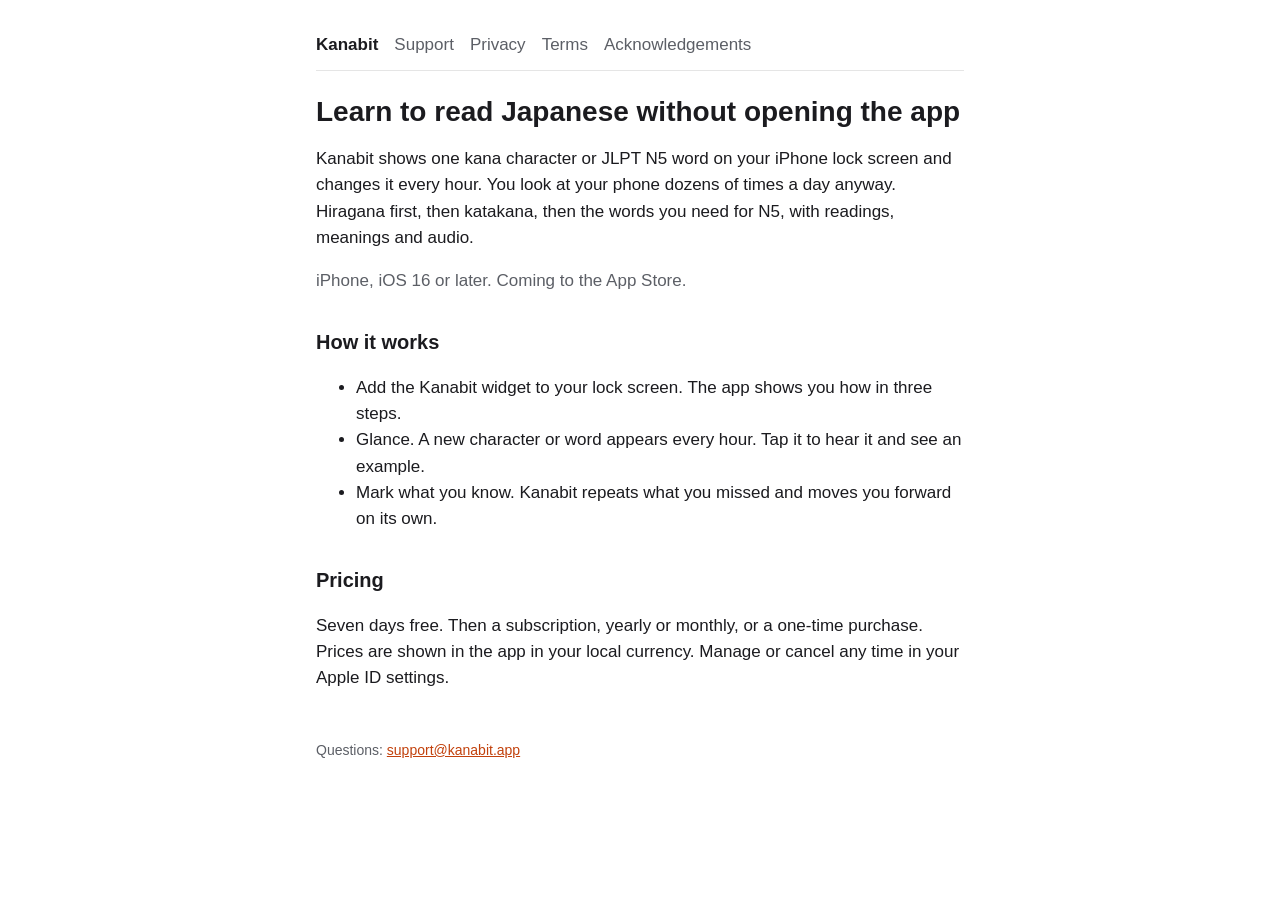
<file: index.html>
<!doctype html>
<html lang="en">
<head>
<meta charset="utf-8">
<meta name="viewport" content="width=device-width, initial-scale=1">
<title>Kanabit</title>
<meta name="description" content="Kanabit puts Japanese kana and JLPT N5 words on your iPhone lock screen. A new one every hour, no lessons.">
<link rel="stylesheet" href="style.css">
</head>
<body>
<main>
<header>
  <a class="brand" href="./">Kanabit</a>
  <a href="support.html">Support</a>
  <a href="privacy.html">Privacy</a>
  <a href="terms.html">Terms</a>
  <a href="acknowledgements.html">Acknowledgements</a>
</header>
<h1>Learn to read Japanese without opening the app</h1>
<p>Kanabit shows one kana character or JLPT N5 word on your iPhone lock screen and changes it every hour. You look at your phone dozens of times a day anyway. Hiragana first, then katakana, then the words you need for N5, with readings, meanings and audio.</p>
<p class="muted">iPhone, iOS 16 or later. Coming to the App Store.</p>
<h2>How it works</h2>
<ul>
  <li>Add the Kanabit widget to your lock screen. The app shows you how in three steps.</li>
  <li>Glance. A new character or word appears every hour. Tap it to hear it and see an example.</li>
  <li>Mark what you know. Kanabit repeats what you missed and moves you forward on its own.</li>
</ul>
<h2>Pricing</h2>
<p>Seven days free. Then a subscription, yearly or monthly, or a one-time purchase. Prices are shown in the app in your local currency. Manage or cancel any time in your Apple ID settings.</p>
<footer>Questions: <a href="mailto:support@kanabit.app">support@kanabit.app</a></footer>
</main>
</body>
</html>
</file>
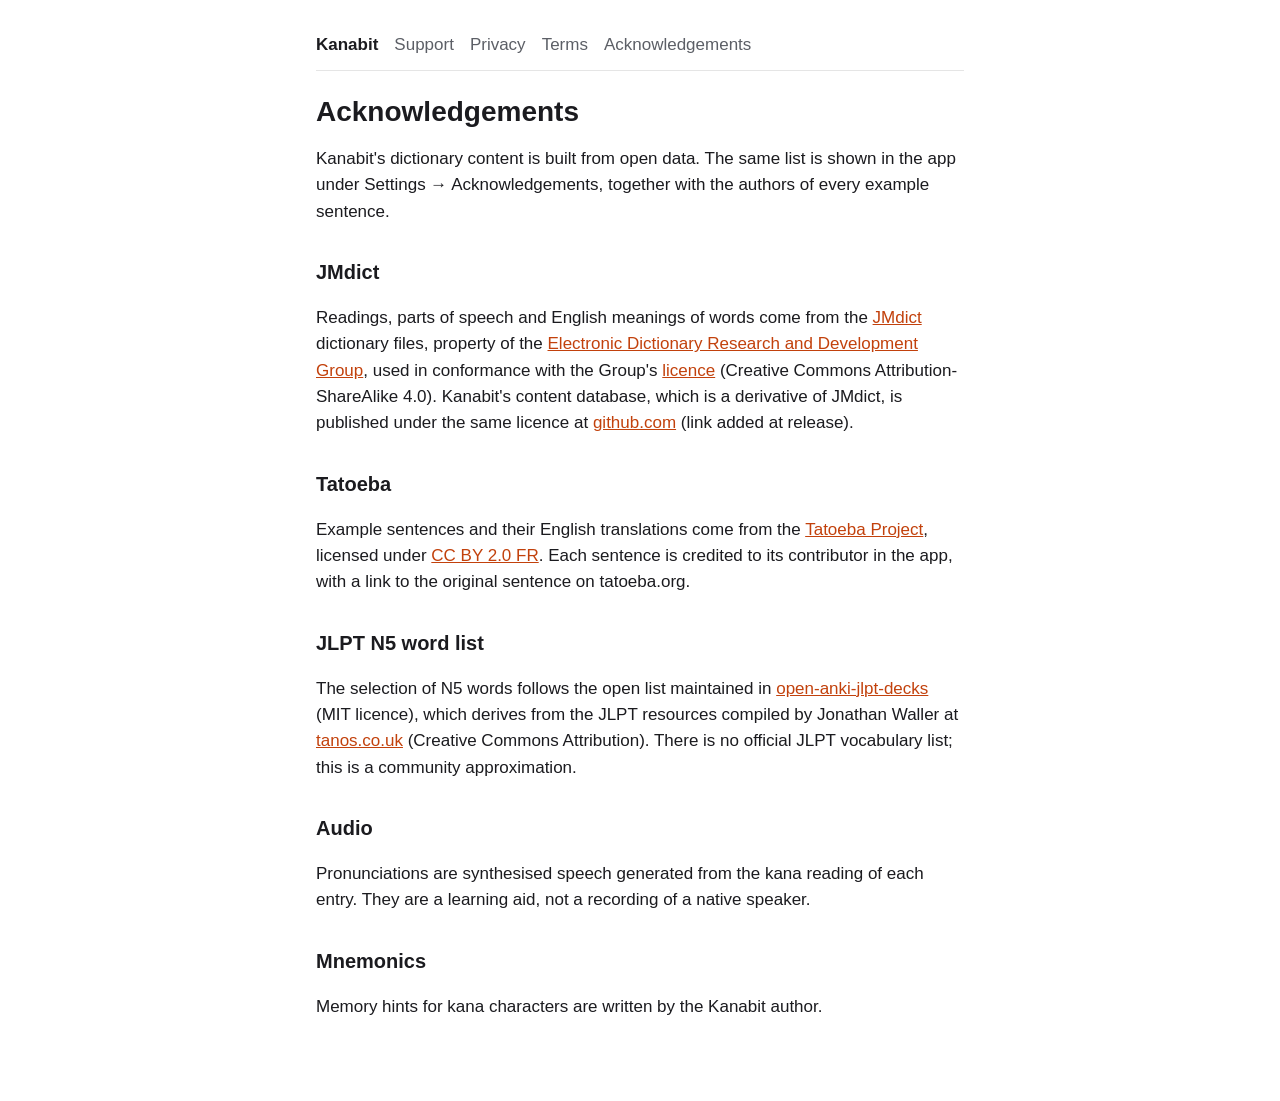
<file: acknowledgements.html>
<!doctype html>
<html lang="en">
<head>
<meta charset="utf-8">
<meta name="viewport" content="width=device-width, initial-scale=1">
<title>Kanabit Acknowledgements</title>
<link rel="stylesheet" href="style.css">
</head>
<body>
<main>
<header>
  <a class="brand" href="./">Kanabit</a>
  <a href="support.html">Support</a>
  <a href="privacy.html">Privacy</a>
  <a href="terms.html">Terms</a>
  <a href="acknowledgements.html">Acknowledgements</a>
</header>
<h1>Acknowledgements</h1>
<p>Kanabit's dictionary content is built from open data. The same list is shown in the app under Settings → Acknowledgements, together with the authors of every example sentence.</p>

<h2>JMdict</h2>
<p>Readings, parts of speech and English meanings of words come from the <a href="https://www.edrdg.org/jmdict/j_jmdict.html">JMdict</a> dictionary files, property of the <a href="https://www.edrdg.org/">Electronic Dictionary Research and Development Group</a>, used in conformance with the Group's <a href="https://www.edrdg.org/edrdg/licence.html">licence</a> (Creative Commons Attribution-ShareAlike 4.0). Kanabit's content database, which is a derivative of JMdict, is published under the same licence at <a href="https://github.com/">github.com</a> (link added at release).</p>

<h2>Tatoeba</h2>
<p>Example sentences and their English translations come from the <a href="https://tatoeba.org">Tatoeba Project</a>, licensed under <a href="https://creativecommons.org/licenses/by/2.0/fr/deed.en">CC BY 2.0 FR</a>. Each sentence is credited to its contributor in the app, with a link to the original sentence on tatoeba.org.</p>

<h2>JLPT N5 word list</h2>
<p>The selection of N5 words follows the open list maintained in <a href="https://github.com/jamsinclair/open-anki-jlpt-decks">open-anki-jlpt-decks</a> (MIT licence), which derives from the JLPT resources compiled by Jonathan Waller at <a href="https://www.tanos.co.uk/jlpt/">tanos.co.uk</a> (Creative Commons Attribution). There is no official JLPT vocabulary list; this is a community approximation.</p>

<h2>Audio</h2>
<p>Pronunciations are synthesised speech generated from the kana reading of each entry. They are a learning aid, not a recording of a native speaker.</p>

<h2>Mnemonics</h2>
<p>Memory hints for kana characters are written by the Kanabit author.</p>
</main>
</body>
</html>
</file>
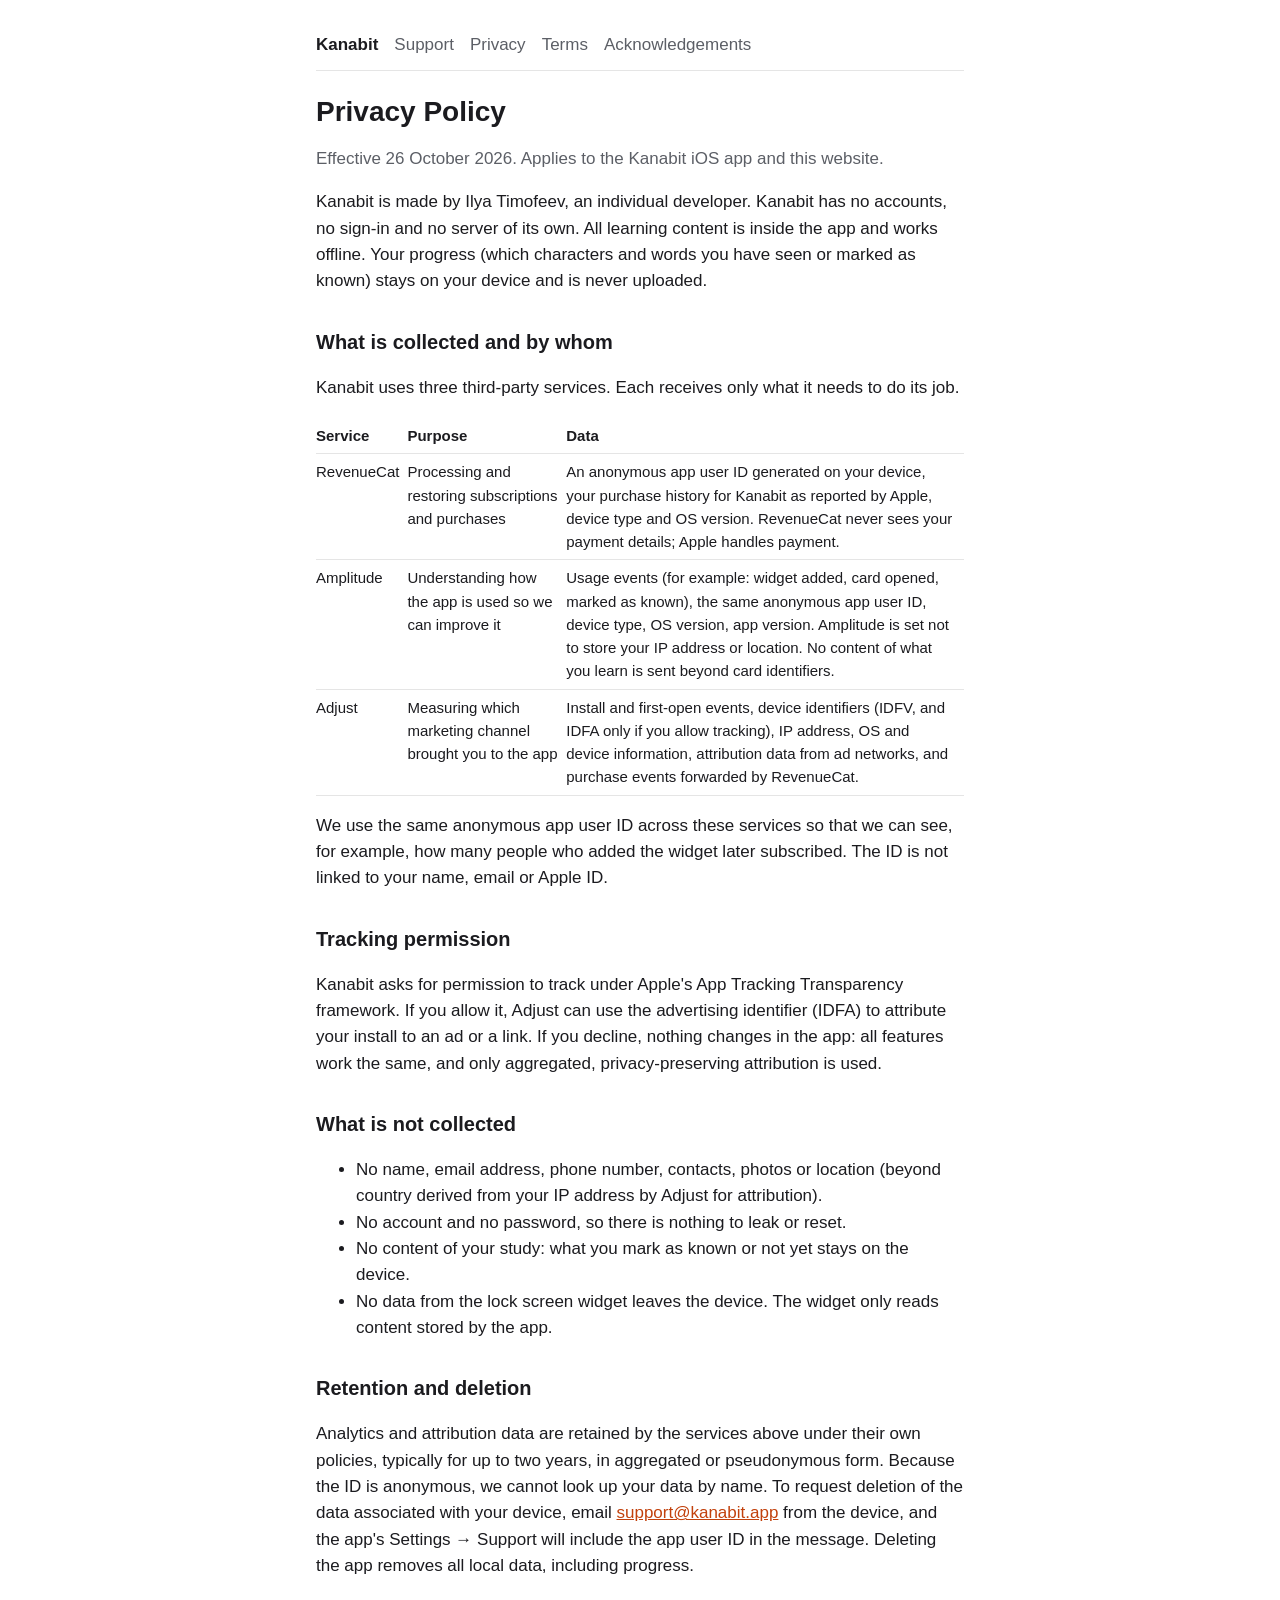
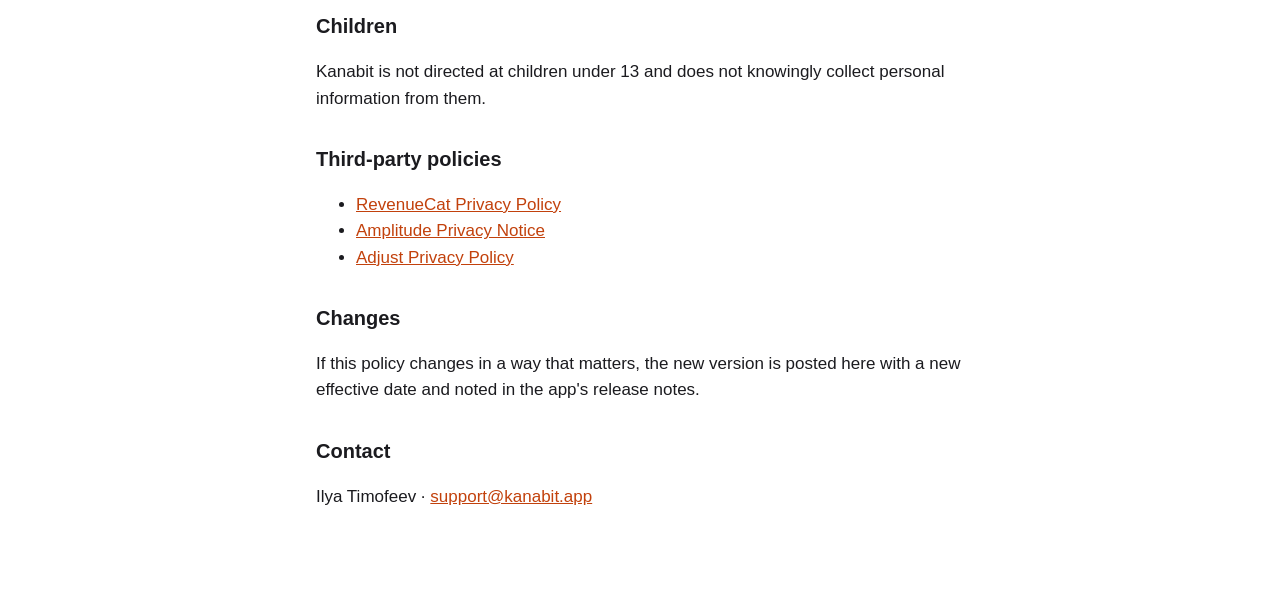
<file: privacy.html>
<!doctype html>
<html lang="en">
<head>
<meta charset="utf-8">
<meta name="viewport" content="width=device-width, initial-scale=1">
<title>Kanabit Privacy Policy</title>
<link rel="stylesheet" href="style.css">
</head>
<body>
<main>
<header>
  <a class="brand" href="./">Kanabit</a>
  <a href="support.html">Support</a>
  <a href="privacy.html">Privacy</a>
  <a href="terms.html">Terms</a>
  <a href="acknowledgements.html">Acknowledgements</a>
</header>
<h1>Privacy Policy</h1>
<p class="muted">Effective 26 October 2026. Applies to the Kanabit iOS app and this website.</p>

<p>Kanabit is made by Ilya Timofeev, an individual developer. Kanabit has no accounts, no sign-in and no server of its own. All learning content is inside the app and works offline. Your progress (which characters and words you have seen or marked as known) stays on your device and is never uploaded.</p>

<h2>What is collected and by whom</h2>
<p>Kanabit uses three third-party services. Each receives only what it needs to do its job.</p>
<table>
<tr><th>Service</th><th>Purpose</th><th>Data</th></tr>
<tr><td>RevenueCat</td><td>Processing and restoring subscriptions and purchases</td><td>An anonymous app user ID generated on your device, your purchase history for Kanabit as reported by Apple, device type and OS version. RevenueCat never sees your payment details; Apple handles payment.</td></tr>
<tr><td>Amplitude</td><td>Understanding how the app is used so we can improve it</td><td>Usage events (for example: widget added, card opened, marked as known), the same anonymous app user ID, device type, OS version, app version. Amplitude is set not to store your IP address or location. No content of what you learn is sent beyond card identifiers.</td></tr>
<tr><td>Adjust</td><td>Measuring which marketing channel brought you to the app</td><td>Install and first-open events, device identifiers (IDFV, and IDFA only if you allow tracking), IP address, OS and device information, attribution data from ad networks, and purchase events forwarded by RevenueCat.</td></tr>
</table>
<p>We use the same anonymous app user ID across these services so that we can see, for example, how many people who added the widget later subscribed. The ID is not linked to your name, email or Apple ID.</p>

<h2>Tracking permission</h2>
<p>Kanabit asks for permission to track under Apple's App Tracking Transparency framework. If you allow it, Adjust can use the advertising identifier (IDFA) to attribute your install to an ad or a link. If you decline, nothing changes in the app: all features work the same, and only aggregated, privacy-preserving attribution is used.</p>

<h2>What is not collected</h2>
<ul>
  <li>No name, email address, phone number, contacts, photos or location (beyond country derived from your IP address by Adjust for attribution).</li>
  <li>No account and no password, so there is nothing to leak or reset.</li>
  <li>No content of your study: what you mark as known or not yet stays on the device.</li>
  <li>No data from the lock screen widget leaves the device. The widget only reads content stored by the app.</li>
</ul>

<h2>Retention and deletion</h2>
<p>Analytics and attribution data are retained by the services above under their own policies, typically for up to two years, in aggregated or pseudonymous form. Because the ID is anonymous, we cannot look up your data by name. To request deletion of the data associated with your device, email <a href="mailto:support@kanabit.app">support@kanabit.app</a> from the device, and the app's Settings → Support will include the app user ID in the message. Deleting the app removes all local data, including progress.</p>

<h2>Children</h2>
<p>Kanabit is not directed at children under 13 and does not knowingly collect personal information from them.</p>

<h2>Third-party policies</h2>
<ul>
  <li><a href="https://www.revenuecat.com/privacy">RevenueCat Privacy Policy</a></li>
  <li><a href="https://amplitude.com/privacy">Amplitude Privacy Notice</a></li>
  <li><a href="https://www.adjust.com/terms/privacy-policy/">Adjust Privacy Policy</a></li>
</ul>

<h2>Changes</h2>
<p>If this policy changes in a way that matters, the new version is posted here with a new effective date and noted in the app's release notes.</p>

<h2>Contact</h2>
<p>Ilya Timofeev · <a href="mailto:support@kanabit.app">support@kanabit.app</a></p>
</main>
</body>
</html>
</file>
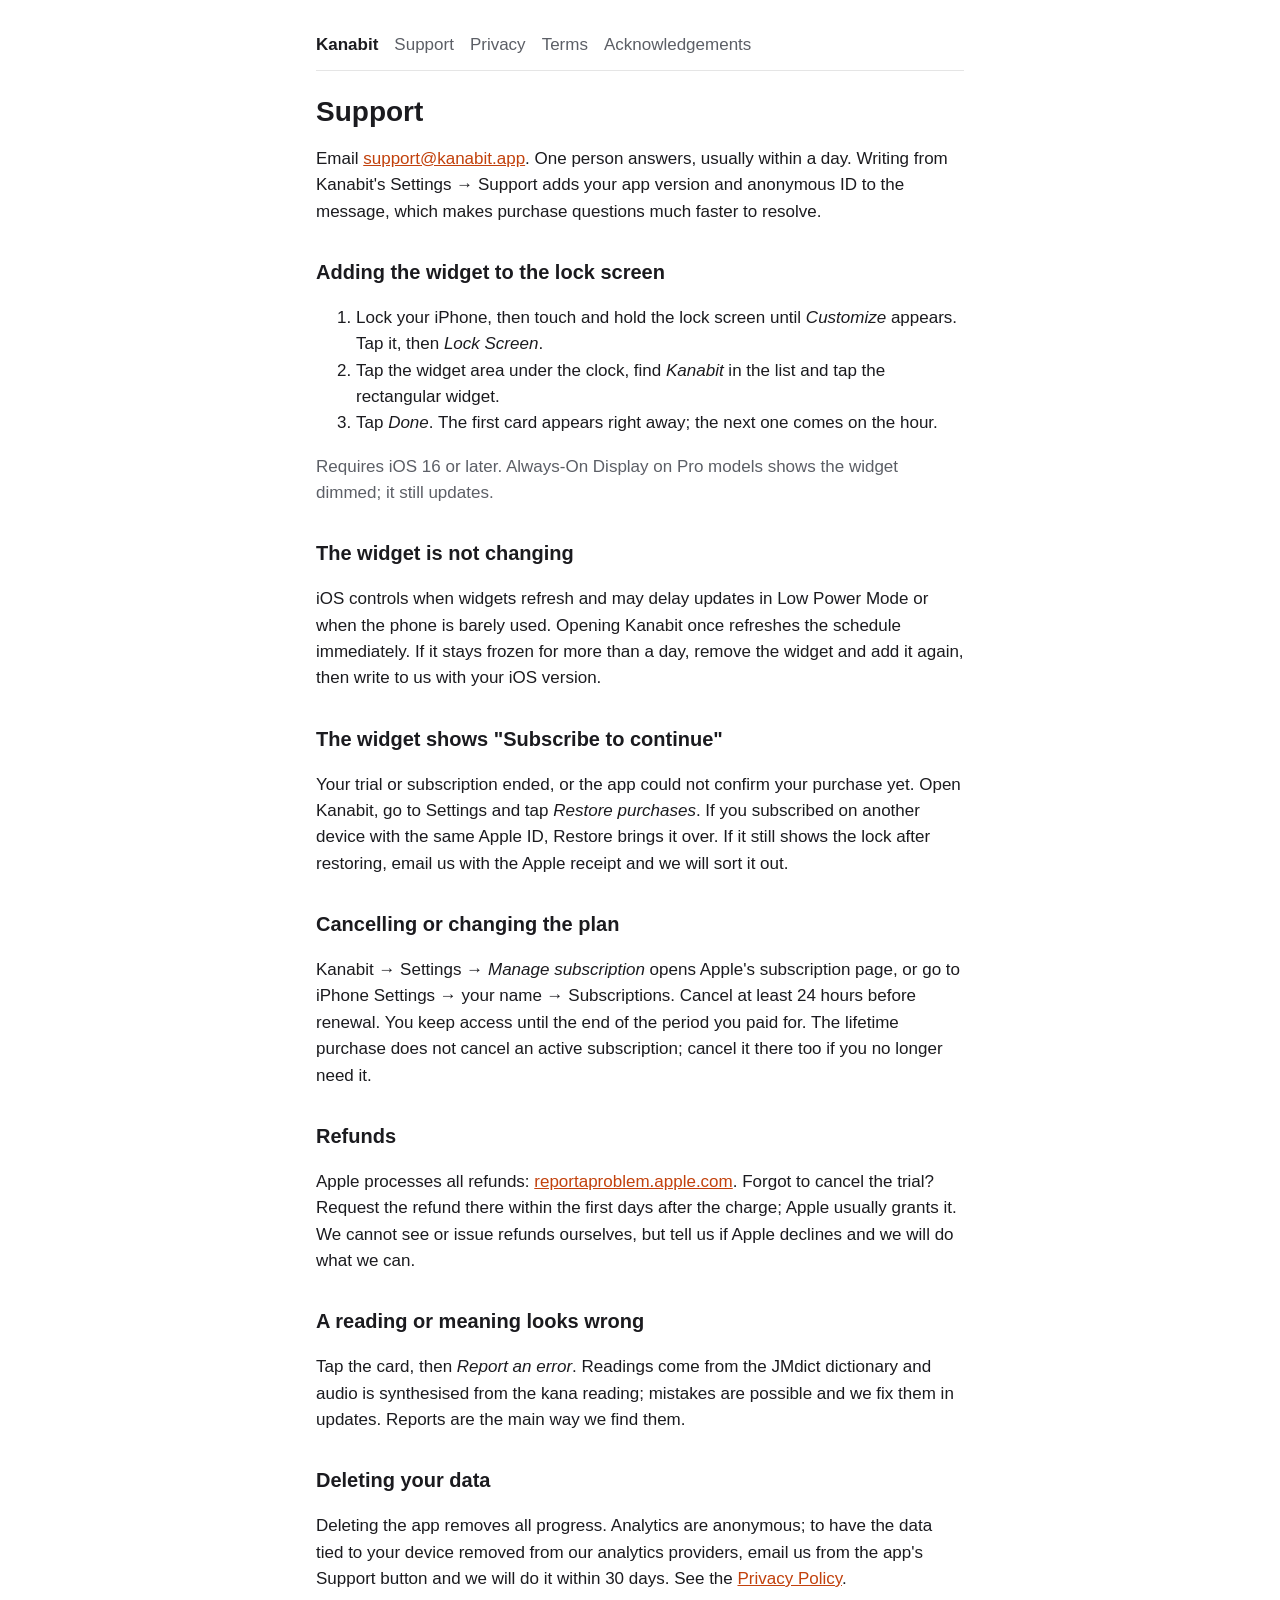
<file: support.html>
<!doctype html>
<html lang="en">
<head>
<meta charset="utf-8">
<meta name="viewport" content="width=device-width, initial-scale=1">
<title>Kanabit Support</title>
<link rel="stylesheet" href="style.css">
</head>
<body>
<main>
<header>
  <a class="brand" href="./">Kanabit</a>
  <a href="support.html">Support</a>
  <a href="privacy.html">Privacy</a>
  <a href="terms.html">Terms</a>
  <a href="acknowledgements.html">Acknowledgements</a>
</header>
<h1>Support</h1>
<p>Email <a href="mailto:support@kanabit.app?subject=Kanabit%20support">support@kanabit.app</a>. One person answers, usually within a day. Writing from Kanabit's Settings → Support adds your app version and anonymous ID to the message, which makes purchase questions much faster to resolve.</p>

<h2>Adding the widget to the lock screen</h2>
<ol>
  <li>Lock your iPhone, then touch and hold the lock screen until <em>Customize</em> appears. Tap it, then <em>Lock Screen</em>.</li>
  <li>Tap the widget area under the clock, find <em>Kanabit</em> in the list and tap the rectangular widget.</li>
  <li>Tap <em>Done</em>. The first card appears right away; the next one comes on the hour.</li>
</ol>
<p class="muted">Requires iOS 16 or later. Always-On Display on Pro models shows the widget dimmed; it still updates.</p>

<h2>The widget is not changing</h2>
<p>iOS controls when widgets refresh and may delay updates in Low Power Mode or when the phone is barely used. Opening Kanabit once refreshes the schedule immediately. If it stays frozen for more than a day, remove the widget and add it again, then write to us with your iOS version.</p>

<h2>The widget shows "Subscribe to continue"</h2>
<p>Your trial or subscription ended, or the app could not confirm your purchase yet. Open Kanabit, go to Settings and tap <em>Restore purchases</em>. If you subscribed on another device with the same Apple ID, Restore brings it over. If it still shows the lock after restoring, email us with the Apple receipt and we will sort it out.</p>

<h2>Cancelling or changing the plan</h2>
<p>Kanabit → Settings → <em>Manage subscription</em> opens Apple's subscription page, or go to iPhone Settings → your name → Subscriptions. Cancel at least 24 hours before renewal. You keep access until the end of the period you paid for. The lifetime purchase does not cancel an active subscription; cancel it there too if you no longer need it.</p>

<h2>Refunds</h2>
<p>Apple processes all refunds: <a href="https://reportaproblem.apple.com">reportaproblem.apple.com</a>. Forgot to cancel the trial? Request the refund there within the first days after the charge; Apple usually grants it. We cannot see or issue refunds ourselves, but tell us if Apple declines and we will do what we can.</p>

<h2>A reading or meaning looks wrong</h2>
<p>Tap the card, then <em>Report an error</em>. Readings come from the JMdict dictionary and audio is synthesised from the kana reading; mistakes are possible and we fix them in updates. Reports are the main way we find them.</p>

<h2>Deleting your data</h2>
<p>Deleting the app removes all progress. Analytics are anonymous; to have the data tied to your device removed from our analytics providers, email us from the app's Support button and we will do it within 30 days. See the <a href="privacy.html">Privacy Policy</a>.</p>
</main>
</body>
</html>
</file>
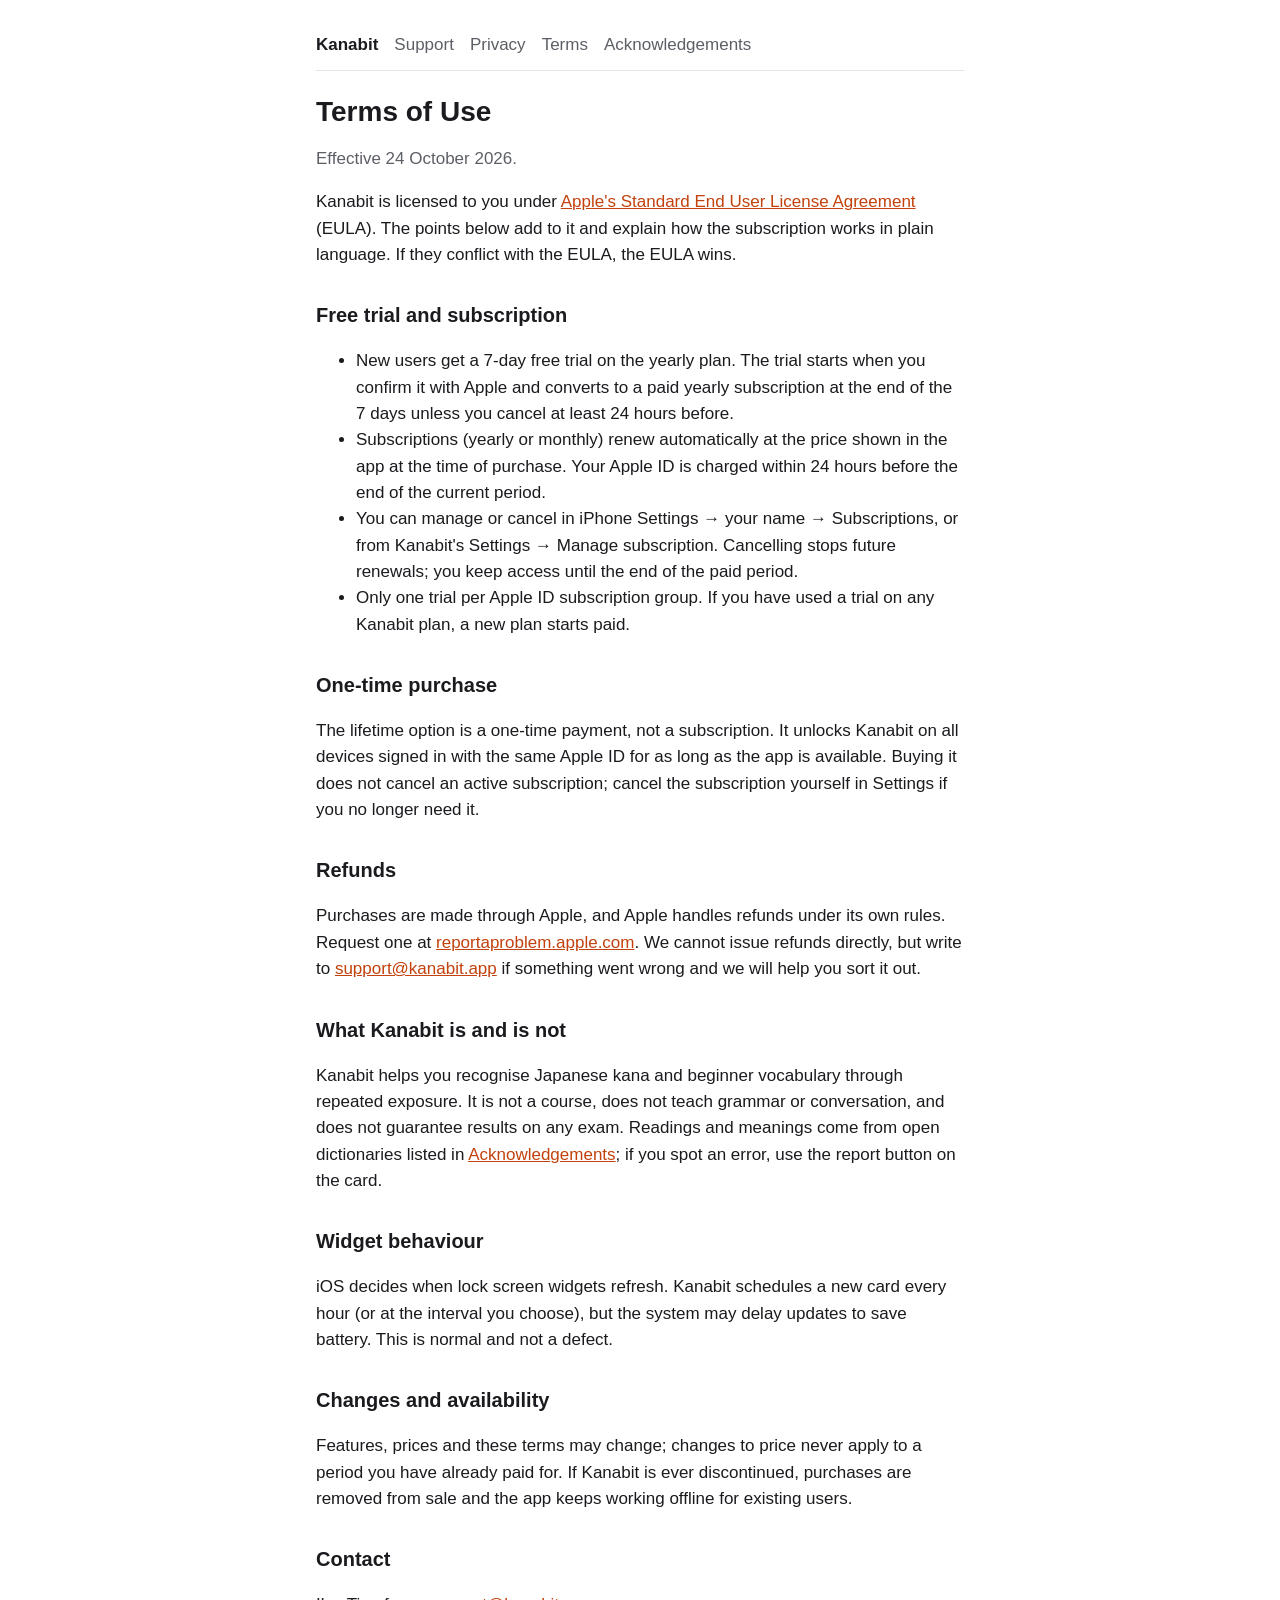
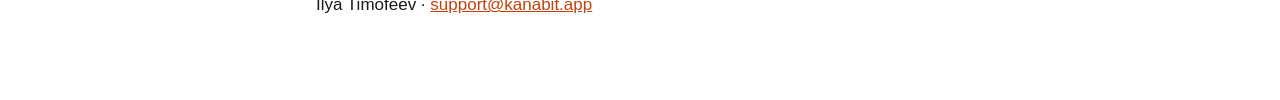
<file: terms.html>
<!doctype html>
<html lang="en">
<head>
<meta charset="utf-8">
<meta name="viewport" content="width=device-width, initial-scale=1">
<title>Kanabit Terms of Use</title>
<link rel="stylesheet" href="style.css">
</head>
<body>
<main>
<header>
  <a class="brand" href="./">Kanabit</a>
  <a href="support.html">Support</a>
  <a href="privacy.html">Privacy</a>
  <a href="terms.html">Terms</a>
  <a href="acknowledgements.html">Acknowledgements</a>
</header>
<h1>Terms of Use</h1>
<p class="muted">Effective 24 October 2026.</p>

<p>Kanabit is licensed to you under <a href="https://www.apple.com/legal/internet-services/itunes/dev/stdeula/">Apple's Standard End User License Agreement</a> (EULA). The points below add to it and explain how the subscription works in plain language. If they conflict with the EULA, the EULA wins.</p>

<h2>Free trial and subscription</h2>
<ul>
  <li>New users get a 7-day free trial on the yearly plan. The trial starts when you confirm it with Apple and converts to a paid yearly subscription at the end of the 7 days unless you cancel at least 24 hours before.</li>
  <li>Subscriptions (yearly or monthly) renew automatically at the price shown in the app at the time of purchase. Your Apple ID is charged within 24 hours before the end of the current period.</li>
  <li>You can manage or cancel in iPhone Settings → your name → Subscriptions, or from Kanabit's Settings → Manage subscription. Cancelling stops future renewals; you keep access until the end of the paid period.</li>
  <li>Only one trial per Apple ID subscription group. If you have used a trial on any Kanabit plan, a new plan starts paid.</li>
</ul>

<h2>One-time purchase</h2>
<p>The lifetime option is a one-time payment, not a subscription. It unlocks Kanabit on all devices signed in with the same Apple ID for as long as the app is available. Buying it does not cancel an active subscription; cancel the subscription yourself in Settings if you no longer need it.</p>

<h2>Refunds</h2>
<p>Purchases are made through Apple, and Apple handles refunds under its own rules. Request one at <a href="https://reportaproblem.apple.com">reportaproblem.apple.com</a>. We cannot issue refunds directly, but write to <a href="mailto:support@kanabit.app">support@kanabit.app</a> if something went wrong and we will help you sort it out.</p>

<h2>What Kanabit is and is not</h2>
<p>Kanabit helps you recognise Japanese kana and beginner vocabulary through repeated exposure. It is not a course, does not teach grammar or conversation, and does not guarantee results on any exam. Readings and meanings come from open dictionaries listed in <a href="acknowledgements.html">Acknowledgements</a>; if you spot an error, use the report button on the card.</p>

<h2>Widget behaviour</h2>
<p>iOS decides when lock screen widgets refresh. Kanabit schedules a new card every hour (or at the interval you choose), but the system may delay updates to save battery. This is normal and not a defect.</p>

<h2>Changes and availability</h2>
<p>Features, prices and these terms may change; changes to price never apply to a period you have already paid for. If Kanabit is ever discontinued, purchases are removed from sale and the app keeps working offline for existing users.</p>

<h2>Contact</h2>
<p>Ilya Timofeev · <a href="mailto:support@kanabit.app">support@kanabit.app</a></p>
</main>
</body>
</html>
</file>
<file: style.css>
:root { --bg: #fff; --fg: #1b1b1f; --muted: #5c5f66; --accent: #c2410c; --rule: #e5e5e5; }
@media (prefers-color-scheme: dark) { :root { --bg: #121214; --fg: #ececf0; --muted: #a0a3ab; --accent: #fb923c; --rule: #2a2a2e; } }
* { box-sizing: border-box; }
body { margin: 0; background: var(--bg); color: var(--fg); font: 17px/1.55 -apple-system, BlinkMacSystemFont, "Segoe UI", Helvetica, Arial, sans-serif; }
main { max-width: 680px; margin: 0 auto; padding: 32px 16px 64px; }
header { display: flex; gap: 16px; align-items: baseline; flex-wrap: wrap; border-bottom: 1px solid var(--rule); padding-bottom: 12px; margin-bottom: 24px; }
header a { color: var(--muted); text-decoration: none; }
header a.brand { color: var(--fg); font-weight: 700; }
h1 { font-size: 28px; line-height: 1.2; margin: 0 0 8px; }
h2 { font-size: 20px; margin: 32px 0 8px; }
p, li { color: var(--fg); }
.muted { color: var(--muted); }
a { color: var(--accent); }
table { border-collapse: collapse; width: 100%; font-size: 15px; }
td, th { text-align: left; vertical-align: top; padding: 6px 8px 6px 0; border-bottom: 1px solid var(--rule); }
footer { margin-top: 48px; color: var(--muted); font-size: 14px; }
</file>
